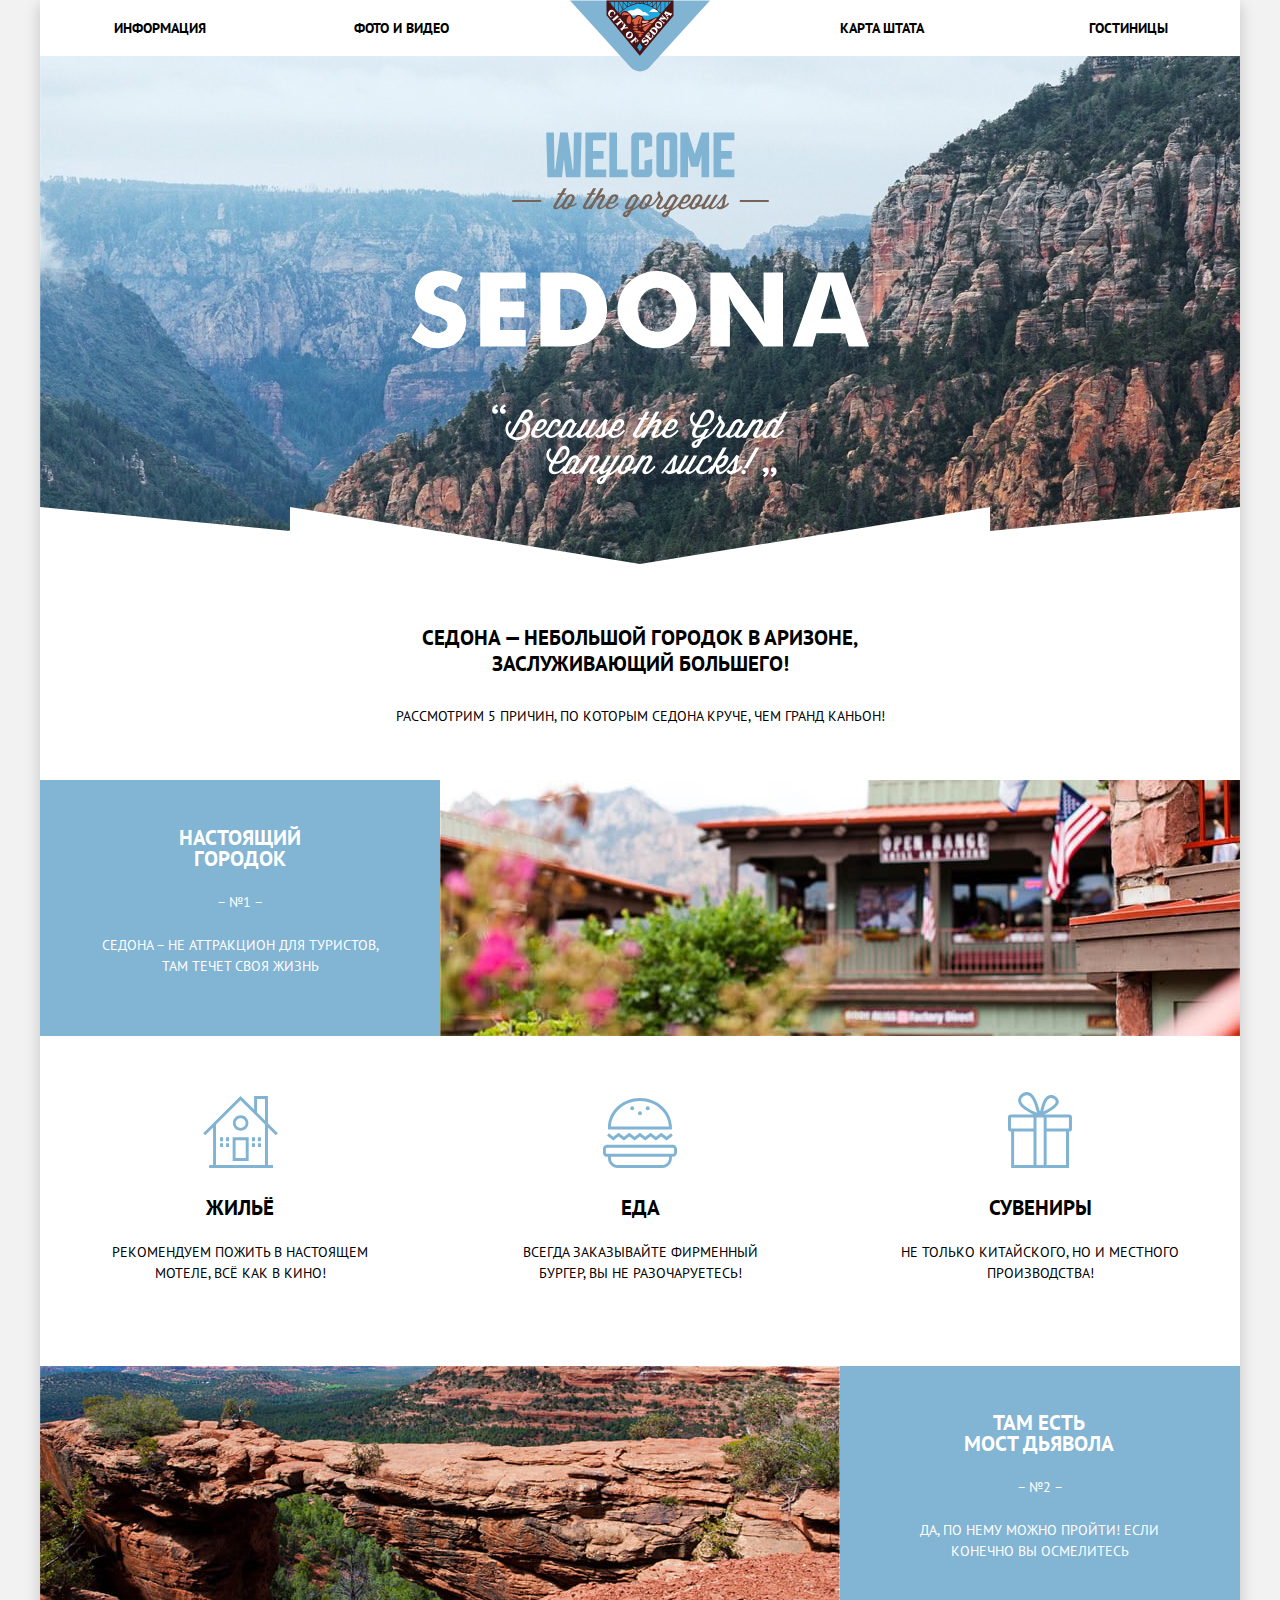
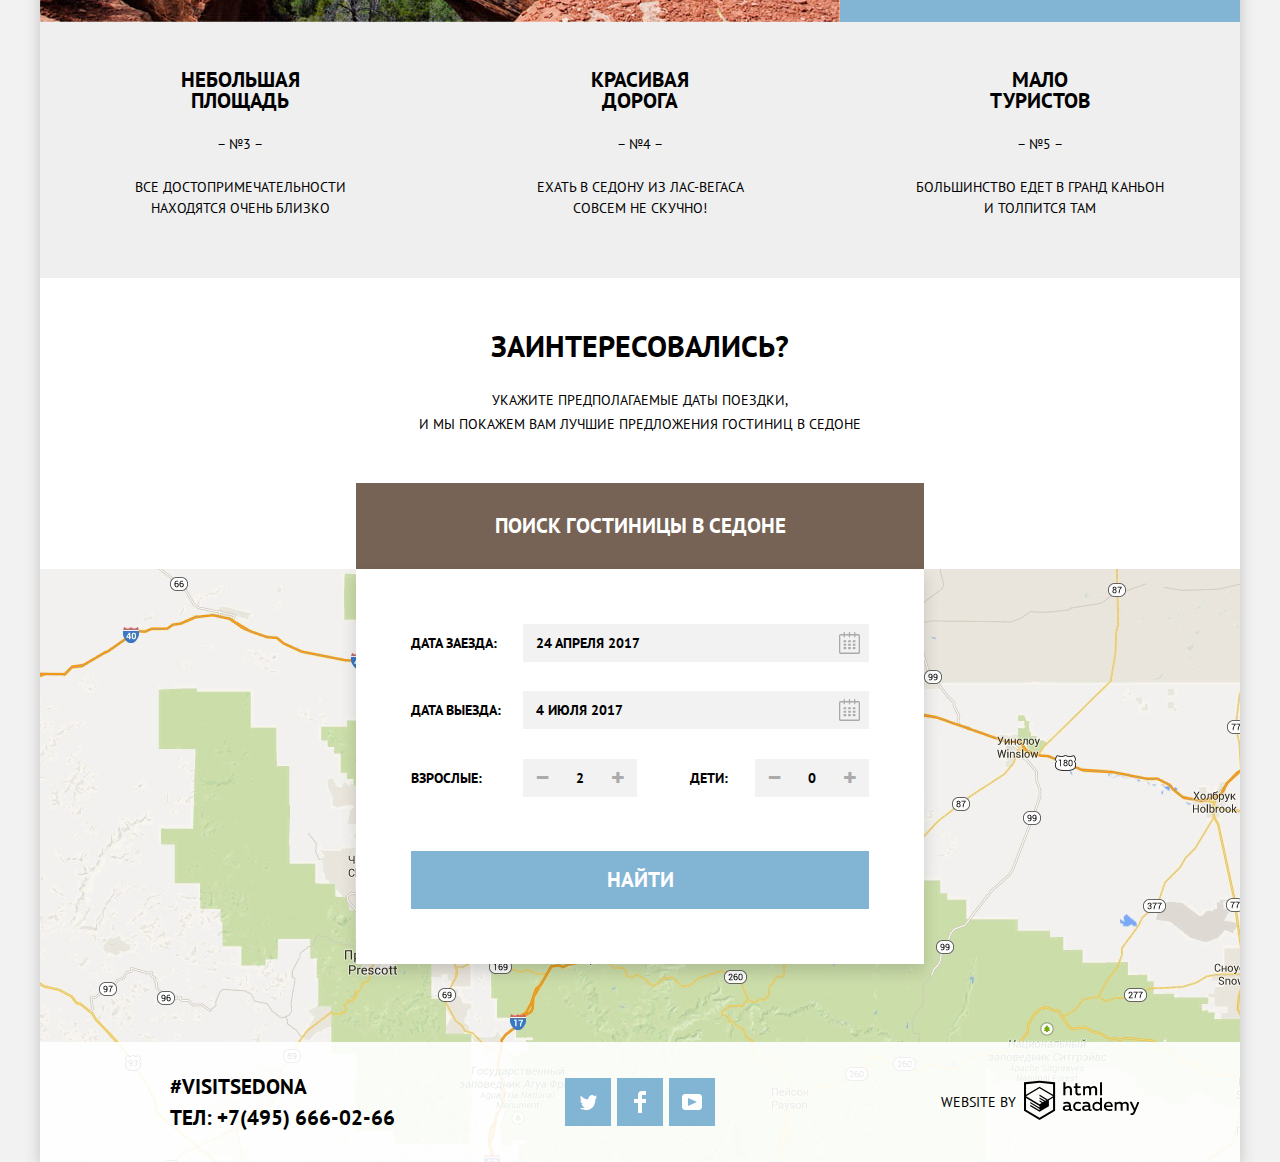
<file: index.html>
<!DOCTYPE html>
<html lang="ru">
	<head>
		<meta charset="utf-8">
		<title>HTML Academy: Седона</title>
		<link rel="stylesheet" href="css/normalize-min.css">
		<link rel="stylesheet" href="css/style-min.css">
	</head>
	<body>
		<div class="wrapper">
			<header class="main-header">
				<div class="nav-logo">
					<a class="logo-link" href="index.html">
						<img class="logo" src="img/logo.svg" width="140" height="72" alt="Логотип Седоны">
					</a>
				</div>
				<nav class="nav" aria-label="Навигация по сайту Седона">
					<div class="nav-item">
						<a class="nav-link" href="#">Информация</a>
					</div>
					<div class="nav-item">
						<a class="nav-link" href="#">Фото и видео</a>
					</div>
					<div class="nav-item">
						<a class="nav-link" href="#">Карта штата</a>
					</div>
					<div class="nav-item">
						<a class="nav-link" href="catalog.html">Гостиницы</a>
					</div>
				</nav>
			</header>
			
			<main class="main-container">
				<h1 class="visually-hidden">Седона</h1>
				<section class="welcome">
					<h2 class="visually-hidden">Добро пожаловать в Седону</h2>
					<img class="welcome-logo" src="img/welcome.svg" width="459" height="353" alt="Welcome to the gorgeous Sedona. 'Because the Grand Canyon sucks!'">
				</section>
				
				<section class="description">
					<h2 class="visually-hidden">Описание Седоны</h2>
					<div class="description-info">
						<div class="description-title">Седона — небольшой городок в Аризоне, заслуживающий большего!</div>
						<div class="description-text">Рассмотрим 5 причин, по которым Седона круче, чем гранд каньон!</div>
					</div>	
				</section>
				
				<section class="advantages">
					<h2 class="visually-hidden">Особенности Седоны</h2>
					<div class="advantages-item">
						<div class="advantages-info">
							<div class="advantages-title">Настоящий городок</div>
							<div class="advantages-text">– №1 –</div>
							<div class="advantages-text">Седона – не аттракцион для туристов, там течет своя жизнь</div>
						</div>
						<div class="advantages-img">
							<img src="img/feature-picture.jpg" width="800" height="256" alt="Изображение здания">
						</div>
					</div>
				</section>
				
				<section class="recommend">
					<h2 class="visually-hidden">Наши рекомендации</h2>
					<div class="recommend-item housing">
						<div class="recommend-title">Жильё</div>
						<div class="recommend-text">Рекомендуем пожить в настоящем мотеле, всё как в кино!</div>
					</div>
					
					<div class="recommend-item food">
						<div class="recommend-title">Еда</div>
						<div class="recommend-text">Всегда заказывайте фирменный бургер, вы не разочаруетесь!</div>
					</div>
					
					<div class="recommend-item souvenirs">
						<div class="recommend-title">Сувениры</div>
						<div class="recommend-text">Не только китайского, но и местного производства!</div>
					</div>
				</section>
				
				<section class="advantages">
					<h2 class="visually-hidden">Особенности Седоны</h2>
					<div class="advantages-item">
						<div class="advantages-img">
							<img src="img/layer-5.jpg" width="800" height="256" alt="Мост Дьявола">
						</div>
						<div class="advantages-info">
							<div class="advantages-title">Там есть<br> мост дьявола</div>
							<div class="advantages-text">– №2 –</div>
							<div class="advantages-text">Да, по нему можно пройти! Если конечно вы осмелитесь</div>
						</div>
					</div>
				</section>
				
				<section class="advantages-gray">
					<h2 class="visually-hidden">Особенности Седоны</h2>
					<div class="advantages-item-gray">
						<div class="advantages-title">Небольшая площадь</div>
						<div class="advantages-text">– №3 –</div>
						<div class="advantages-text">Все достопримечательности находятся очень близко</div>
					</div>

					<div class="advantages-item-gray">
						<div class="advantages-title">Красивая дорога</div>
						<div class="advantages-text">– №4 –</div>
						<div class="advantages-text">Ехать в Седону из Лас-Вегаса совсем не скучно!</div>
					</div>

					<div class="advantages-item-gray">
						<div class="advantages-title">Мало туристов</div>
						<div class="advantages-text">– №5 –</div>
						<div class="advantages-text">Большинство едет в Гранд Каньон и толпится там</div>
					</div>
				</section>
				
				<section class="search">
					<h2 class="visually-hidden">Поиск гостиницы</h2>
					<div class="search-info">
						<div class="search-title">Заинтересовались?</div>
						<div class="search-text">Укажите предполагаемые даты поездки,<br> и мы покажем вам лучшие предложения гостиниц в седоне</div>
						<button class="search-btn" type="button">Поиск гостиницы в Седоне</button>
					</div>
				</section>
				
				<section class="map">
					<h2 class="visually-hidden">Карта</h2>
					<div class="map-img">
            <iframe src="https://www.google.com/maps/embed?pb=!1m18!1m12!1m3!1d498279.7938041851!2d-111.95799718510416!3d34.870026591532834!2m3!1f0!2f0!3f0!3m2!1i1024!2i768!4f13.1!3m3!1m2!1s0x872da132f942b00d%3A0x5548c523fa6c8efd!2z0KHQtdC00L7QvdCwLCDQkNGA0LjQt9C-0L3QsCA4NjMzNiwg0KHQqNCQ!5e0!3m2!1sru!2sru!4v1582578526779!5m2!1sru!2sru" width="1200" height="473" allowfullscreen=""></iframe>
					</div>
				</section>
				
				<section class="form" id="modal">
					<h2 class="visually-hidden">Форма поиска гостиницы</h2>
					<form action="#" method="post">
						<div class="form-wrap">
							<div class="form-item">
								<label class="form-title" for="datepicker-1">Дата заезда:</label>
								<div class="form-input-wrap">
									<input class="form-input" type="text" name="arrival" id="datepicker-1" value="24 апреля 2017">
									<svg class="form-calendar-svg" xmlns="http://www.w3.org/2000/svg" width="21" height="22" viewBox="0 0 21 22" aria-label="Календарь">
										<path fill="#AAAAAA" d="M19.251 2.025h-2.845V.648c0-.381-.294-.689-.656-.689-.363 0-.656.308-.656.689v1.377h-3.938V.648c0-.381-.294-.689-.655-.689-.363 0-.657.308-.657.689v1.377H5.906V.648c0-.381-.294-.689-.656-.689-.363 0-.657.308-.657.689v1.377H1.75C.784 2.025 0 2.847 0 3.862v16.302C0 21.179.784 22 1.75 22h17.501c.966 0 1.749-.821 1.749-1.836V3.862c0-1.015-.783-1.837-1.749-1.837zm.437 18.139a.448.448 0 0 1-.437.459H1.75a.45.45 0 0 1-.438-.459V3.862a.45.45 0 0 1 .438-.459h2.844v1.378c0 .381.294.689.657.689.362 0 .656-.308.656-.689V3.403h3.938v1.378c0 .381.294.689.657.689.361 0 .655-.308.655-.689V3.403h3.938v1.378c0 .381.293.689.656.689.362 0 .656-.308.656-.689V3.403h2.845c.241 0 .437.206.437.459v16.302z"/>
										<path fill="#AAAAAA" d="M4.594 8.225h2.625v2.066H4.594zM4.594 11.668h2.625v2.067H4.594zM4.594 15.112h2.625v2.066H4.594zM9.188 15.112h2.625v2.066H9.188zM9.188 11.668h2.625v2.067H9.188zM9.188 8.225h2.625v2.066H9.188zM13.781 15.112h2.625v2.066h-2.625zM13.781 11.668h2.625v2.067h-2.625zM13.781 8.225h2.625v2.066h-2.625z"/>
									</svg>
								</div>
							</div>
							
							<div class="form-item">
								<label class="form-title" for="datepicker-2">Дата выезда:</label>
								<div class="form-input-wrap">
									<input class="form-input" type="text" name="departure" id="datepicker-2" value="4 июля 2017">
									<svg class="form-calendar-svg" xmlns="http://www.w3.org/2000/svg" width="21" height="22" viewBox="0 0 21 22" aria-label="Календарь">
										<path fill="#AAAAAA" d="M19.251 2.025h-2.845V.648c0-.381-.294-.689-.656-.689-.363 0-.656.308-.656.689v1.377h-3.938V.648c0-.381-.294-.689-.655-.689-.363 0-.657.308-.657.689v1.377H5.906V.648c0-.381-.294-.689-.656-.689-.363 0-.657.308-.657.689v1.377H1.75C.784 2.025 0 2.847 0 3.862v16.302C0 21.179.784 22 1.75 22h17.501c.966 0 1.749-.821 1.749-1.836V3.862c0-1.015-.783-1.837-1.749-1.837zm.437 18.139a.448.448 0 0 1-.437.459H1.75a.45.45 0 0 1-.438-.459V3.862a.45.45 0 0 1 .438-.459h2.844v1.378c0 .381.294.689.657.689.362 0 .656-.308.656-.689V3.403h3.938v1.378c0 .381.294.689.657.689.361 0 .655-.308.655-.689V3.403h3.938v1.378c0 .381.293.689.656.689.362 0 .656-.308.656-.689V3.403h2.845c.241 0 .437.206.437.459v16.302z"/>
										<path fill="#AAAAAA" d="M4.594 8.225h2.625v2.066H4.594zM4.594 11.668h2.625v2.067H4.594zM4.594 15.112h2.625v2.066H4.594zM9.188 15.112h2.625v2.066H9.188zM9.188 11.668h2.625v2.067H9.188zM9.188 8.225h2.625v2.066H9.188zM13.781 15.112h2.625v2.066h-2.625zM13.781 11.668h2.625v2.067h-2.625zM13.781 8.225h2.625v2.066h-2.625z"/>
									</svg>								
								</div>
							</div>
							
							<div class="form-item">
								<label class="form-title" for="adult">Взрослые:</label>
								<div class="form-wrap-short">
                  <button class="quantity-adult-minus" type="button"> – </button>
									<input class="form-input-short quantity-num-adult" type="number" name="adult" id="adult" value="2">
                  <button class="quantity-adult-plus" type="button"> + </button>
								</div>
								<label class="form-title-last" for="children">Дети:</label>
								<div class="form-wrap-short">
									<button class="quantity-child-minus" type="button"> – </button>
									<input class="form-input-short quantity-num-child" type="number" name="children" id="children" value="0">
									<button class="quantity-child-plus" type="button"> + </button>
								</div>
							</div>
							
							<div class="form-item">
								<button class="form-submit" type="submit">Найти</button>
							</div>
						</div>	
					</form>
				</section>
			</main>
			
			<footer class="footer main-footer">
				<div class="footer-wrap">
					<div class="footer-back"></div>
					<div class="footer-contacts">
						<p class="footer-text">
						#visitSEDONA</p>
						<p class="footer-text">
						тел: <a class="footer-tel" href="tel:+74956660266">+7(495) 666-02-66</a></p>
					</div>
					<div class="footer-social">
						<a class="footer-social-link twitter" href="#">
							<p class="visually-hidden">Twitter</p>
						</a>
						<a class="footer-social-link facebook" href="#">
							<p class="visually-hidden">Facebook</p>
						</a>
						<a class="footer-social-link youtube" href="#">
							<p class="visually-hidden">Youtube</p>
						</a>
					</div>
					<div class="footer-copyright">
						<div class="footer-copyright-text">Website by</div>
						<a class="footer-copyright-link" href="https://htmlacademy.ru/intensive/htmlcss">
							<p class="visually-hidden">HTML Academy</p>
							<svg class="footer-copyright-svg" xmlns="http://www.w3.org/2000/svg" data-name="Layer 1" width="115" height="41" viewBox="0 0 113 39">
								<path fill="#000000" d="M46.84 28.22a2.07 2.07 0 0 0 .58-.11v1.4a3.41 3.41 0 0 1-1.24.22 1.75 1.75 0 0 1-1.75-1 5.08 5.08 0 0 1-3.3 1.13c-1.59 0-3.06-.87-3.06-2.68 0-2.24 2.08-2.93 3.9-2.93a11.63 11.63 0 0 1 2.28.26v-.31c0-1.09-.8-1.86-2.3-1.86a7.79 7.79 0 0 0-3.15.67v-1.79a10.72 10.72 0 0 1 3.35-.58c2.48 0 4 1.18 4 3.83v3.14a.57.57 0 0 0 .69.61zm-6.76-1.19a1.42 1.42 0 0 0 1.64 1.29 3.56 3.56 0 0 0 2.53-1v-1.51a10.21 10.21 0 0 0-1.9-.22c-1.1.01-2.27.35-2.27 1.45zM53.06 20.62a5.29 5.29 0 0 1 2.7.67v1.79a4.28 4.28 0 0 0-2.42-.73 2.89 2.89 0 1 0 0 5.76 5.26 5.26 0 0 0 2.55-.67v1.8a6.58 6.58 0 0 1-2.9.6 4.42 4.42 0 0 1-4.72-4.54 4.54 4.54 0 0 1 4.79-4.68zM65.84 28.22a2.07 2.07 0 0 0 .58-.11v1.4a3.41 3.41 0 0 1-1.24.22 1.75 1.75 0 0 1-1.75-1 5.08 5.08 0 0 1-3.3 1.13c-1.59 0-3.06-.87-3.06-2.68 0-2.24 2.08-2.93 3.9-2.93a11.63 11.63 0 0 1 2.28.26v-.31c0-1.09-.8-1.86-2.3-1.86a7.79 7.79 0 0 0-3.15.67v-1.79a10.72 10.72 0 0 1 3.35-.58c2.48 0 4 1.18 4 3.83v3.14a.57.57 0 0 0 .69.61zm-6.76-1.19a1.42 1.42 0 0 0 1.64 1.29 3.56 3.56 0 0 0 2.53-1v-1.51a10.21 10.21 0 0 0-1.9-.22c-1.11.01-2.27.35-2.27 1.45zM76.67 16.85v12.76h-1.76v-1.39a4.07 4.07 0 0 1-3.35 1.62 4.62 4.62 0 0 1 0-9.22 4 4 0 0 1 3.15 1.37v-5.14h2zm-4.76 5.48a2.9 2.9 0 0 0 0 5.8 3 3 0 0 0 2.79-1.84v-2.13a3.06 3.06 0 0 0-2.79-1.83zM82.99 20.62c3.48 0 4.68 2.81 4.12 5.34h-6.58c.22 1.57 1.75 2.22 3.35 2.22a6.41 6.41 0 0 0 2.77-.62v1.68a7.5 7.5 0 0 1-3.14.6c-2.68 0-5-1.53-5-4.61a4.39 4.39 0 0 1 4.48-4.61zm.09 1.62a2.39 2.39 0 0 0-2.57 2.26h4.85a2.06 2.06 0 0 0-2.28-2.26zM89.1 29.61v-8.75h1.73v1.09a4 4 0 0 1 2.92-1.33 3 3 0 0 1 2.73 1.4 4.33 4.33 0 0 1 3.06-1.4 3.21 3.21 0 0 1 3.32 3.52v5.47h-2V24.2a1.67 1.67 0 0 0-1.73-1.84 2.94 2.94 0 0 0-2.17 1.18V29.61h-2V24.2a1.67 1.67 0 0 0-1.73-1.84 3.11 3.11 0 0 0-2.32 1.35v5.91h-2zM111.47 20.86h2l-4.1 9.93c-.95 2.28-2.19 3-3.52 3a5 5 0 0 1-1.15-.15v-1.66a3 3 0 0 0 .89.13c.95 0 1.66-.67 2.17-2l.18-.44-4.16-8.82h2.13l3 6.6zM40.66 1.53v5a4 4 0 0 1 2.83-1.2A3.41 3.41 0 0 1 47.1 8.9v5.41h-2V9.15a1.9 1.9 0 0 0-2-2.1 3.08 3.08 0 0 0-2.44 1.46v5.8h-2V1.53h2zM52.43 2.42v3.12h3.17v1.71h-3.17v4c0 1.15.53 1.53 1.66 1.53a4.71 4.71 0 0 0 1.77-.35v1.68a7.14 7.14 0 0 1-2.35.38 2.68 2.68 0 0 1-3-2.88V7.23h-1.6V5.52h1.57V2.88zM58.1 14.29V5.54h1.73v1.09a4 4 0 0 1 2.92-1.33 3 3 0 0 1 2.73 1.4 4.33 4.33 0 0 1 3.06-1.4 3.21 3.21 0 0 1 3.32 3.52v5.47h-2V8.88a1.67 1.67 0 0 0-1.73-1.84 2.94 2.94 0 0 0-2.17 1.18V14.29h-2V8.88a1.67 1.67 0 0 0-1.73-1.84 3.11 3.11 0 0 0-2.32 1.35v5.91h-2zM74.72 1.52h1.95v12.76h-1.95zM15.44.02h-.16L0 1.62v28l15.28 9.09 15.28-9.09v-28zm13.12 28.45l-13.28 7.9L2 28.47V16.99l13.22 7.87v1.43l-9.07-5.4v1.38l9.11 5.47v1.46l-9.1-5.42v1.38l9.11 5.47 9.19-5.5V19.22l4.1-2.45v11.67zm0-13.16l-3.65 2.14-1.68 1-8-4.76v1.38l6.84 4.07h-.06l-.15.09-1 .57-5.64-3.36v1.38l4.45 2.65-1.05.7-3.36-2v1.38l2.21 1.3-2.25 1.35-13.16-7.82 13.17-7.92zm0-1.39L15.21 6.05l-13.2 7.86V3.41l13.28-1.39 13.28 1.39v10.51z"/>
							</svg>
						</a>
					</div>
				</div>
			</footer>
		</div>
    
		<script src="js/popup-min.js"></script>

  </body>
</html>
</file>
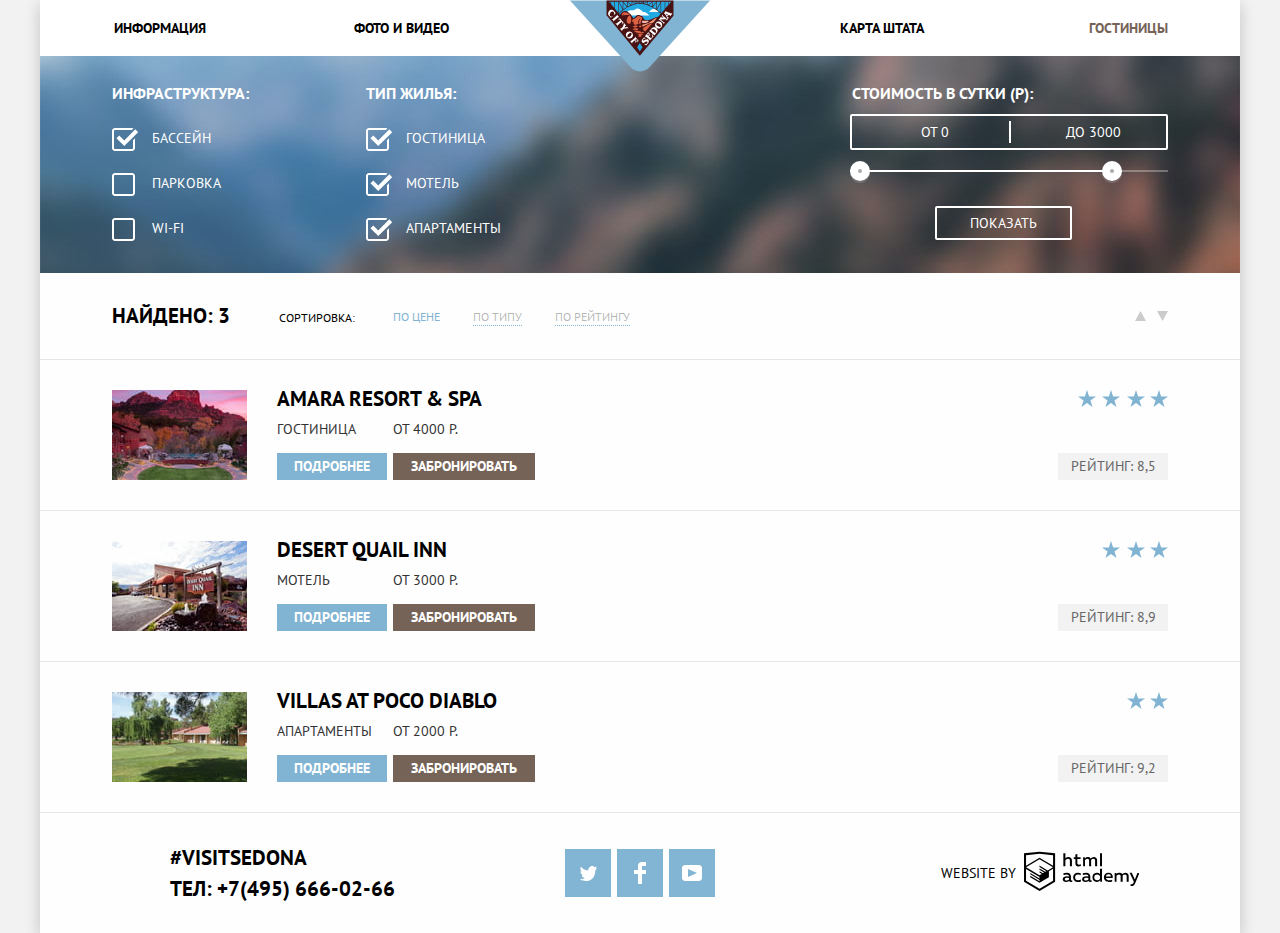
<file: catalog.html>
<!DOCTYPE html>
<html lang="ru">
	<head>
		<meta charset="utf-8">
		<title>HTML Academy: Седона - Гостиницы</title>
		<link rel="stylesheet" href="css/normalize-min.css">
		<link rel="stylesheet" href="css/style-min.css">
	</head>
	<body>
		<div class="wrapper">
			<header class="header">
				<div class="nav-logo">
					<a class="logo-link" href="index.html">
						<img class="logo" src="img/logo.svg" width="140" height="72" alt="Логотип Седоны">
					</a>
				</div>
				<nav class="nav" aria-label="Навигация по сайту Седона">
					<div class="nav-item">
						<a class="nav-link" href="#">Информация</a>
					</div>
					<div class="nav-item">
						<a class="nav-link" href="#">Фото и видео</a>
					</div>
					<div class="nav-item">
						<a class="nav-link" href="#">Карта штата</a>
					</div>
					<div class="nav-item">
						<a class="nav-link current-state">Гостиницы</a>
					</div>
				</nav>
			</header>
    
			<main class="container">
				<h1 class="visually-hidden">Гостиницы</h1>
				
				<section class="filtres">
					<h2 class="visually-hidden">Фильтр гостиниц</h2>
					<form class="filtres-form">
						<div class="filtres-item">
							<div class="filtres-title">Инфраструктура:</div>
							<div class="filtres-item-checkbox">
								<input class="filtres-input visually-hidden" type="checkbox" name="infrastructure" id="swimming" value="1" checked>
								<label class="checkbox-label" for="swimming">Бассейн</label>
							</div>
							<div class="filtres-item-checkbox">
								<input class="filtres-input visually-hidden" type="checkbox" name="infrastructure" id="parking" value="2">
								<label class="checkbox-label" for="parking">Парковка</label>
							</div>
							<div class="filtres-item-checkbox">
								<input class="filtres-input visually-hidden" type="checkbox" name="infrastructure" id="wifi" value="3">
								<label class="checkbox-label" for="wifi">Wi-Fi</label>
							</div>
						</div>
						<div class="filtres-item">
							<div class="filtres-title">Тип жилья:</div>
							<div class="filtres-item-checkbox">
								<input class="filtres-input visually-hidden" type="checkbox" name="housing" id="hotel" value="1" checked>
								<label class="checkbox-label" for="hotel">Гостиница</label>
							</div>
							<div class="filtres-item-checkbox">
								<input class="filtres-input visually-hidden" type="checkbox" name="housing" id="motel" value="2" checked>
								<label class="checkbox-label" for="motel">Мотель</label>
							</div>
							<div class="filtres-item-checkbox">
								<input class="filtres-input visually-hidden" type="checkbox" name="housing" id="apartments" value="3" checked>
								<label class="checkbox-label" for="apartments">Апартаменты</label>
							</div>
						</div>
						<div class="filtres-price">
							<div class="filtres-title ">Стоимость в сутки (Р):</div>
							<div class="filtres-price-range">
								<div class="filtres-price-min">
                  <label class="range-label" for="amount-min"></label>
                  <input class="range-min" type="text" name="range-min" id="amount-min" value="От 0" readonly>
                </div>
								<div class="filtres-price-sep"></div>
								<div class="filtres-price-max">
                  <label class="range-label" for="amount-max"></label>
                  <input class="range-max" type="text" name="range-max" id="amount-max" value="До 3000" readonly>
                </div>
							</div>
							<div class="filtres-price-slider">
                <div class="slider-range" id="slider-range">
									<div class="slider-range-inside"></div>
									<span class="slider-range-min"></span>
									<span class="slider-range-max"></span>
								</div>
							</div>
							<div class="filtres-submit">
								<button class="filtres-submit-btn" type="submit">Показать</button>
							</div>
						</div>
					</form>
				</section> 
				
				<section class="hotels-found">
					<h2 class="visually-hidden">Найденные гостиницы</h2>
					<div class="sorting">
						<div class="sorting-wrap">
							<div class="sorting-found">Найдено: 3</div>
							<div class="sorting-text">Сортировка:</div>
							<a class="sorting-select current-sorting" href="#">По цене</a>
							<a class="sorting-select" href="#">По типу</a>
							<a class="sorting-select" href="#">По рейтингу</a>
							<div class="sorting-switch">
								<a class="sorting-switch-btn" href="#" aria-label="Показать список выше">
									<svg class="sorting-svg" xmlns="http://www.w3.org/2000/svg" width="11" height="10" viewBox="0 0 11 10">
										<path fill="#CBCBCB" d="M5.5 0L0 10h11z"/>
									</svg>
								</a>
								<a class="sorting-switch-btn" href="#" aria-label="Показать список ниже">
									<svg class="sorting-svg" xmlns="http://www.w3.org/2000/svg" width="11" height="10" viewBox="0 0 11 10">
										<path fill="#CBCBCB" d="M5.5 10L0 0h11"/>
									</svg>
								</a>
							</div>	
						</div>
					</div>
					<div class="hotels-wrap">
						<div class="hotel-item">
							<div class="hotel-img">
								<img src="img/hotel-picture-1.jpg" width="135" height="90" alt="Amara Resort & Spa">
							</div>
							<div class="hotel-info">
								<a class="hotel-title" href="#">Amara Resort &amp; Spa</a>
								<div class="hotel-type">Гостиница</div>
								<div class="hotel-price">От 4000 Р.</div>
								<a class="hotel-link" href="#" aria-label="Amara Resort & Spa">
									Подробнее
								</a>
								<button class="hotel-booking" type="button">Забронировать</button>
							</div>
							<div class="hotel-rating">
								<div class="hotel-rating-text">Рейтинг: 8,5</div>
							</div>
						</div>
						<div class="hotel-item">
							<div class="hotel-img">
								<img src="img/hotel-picture-2.jpg" width="135" height="90" alt="Desert Quail Inn">
							</div>
							<div class="hotel-info">
								<a class="hotel-title" href="#">Desert Quail Inn</a>
								<div class="hotel-type">Мотель</div>
								<div class="hotel-price">От 3000 Р.</div>
								<a class="hotel-link" href="#" aria-label="Desert Quail Inn">
									Подробнее
								</a>
								<button class="hotel-booking" type="button">Забронировать</button>
							</div>
							<div class="hotel-rating">
								<div class="hotel-rating-text">Рейтинг: 8,9</div>
							</div>
						</div>
						<div class="hotel-item">
							<div class="hotel-img">
								<img src="img/hotel-picture-3.jpg" width="135" height="90" alt="Villas at Poco Diablo">
							</div>
							<div class="hotel-info">
								<a class="hotel-title" href="#">Villas at Poco Diablo</a>
								<div class="hotel-type">Апартаменты</div>
								<div class="hotel-price">От 2000 Р.</div>
								<a class="hotel-link" href="#" aria-label="Villas at Poco Diablo">
									Подробнее
								</a>
								<button class="hotel-booking" type="button">Забронировать</button>
							</div>
							<div class="hotel-rating">
								<div class="hotel-rating-text">Рейтинг: 9,2</div>
							</div>
						</div>	
					</div>
				</section>
			</main>
    
			<footer class="footer">
				<div class="footer-wrap">
					<div class="footer-back"></div>
					<div class="footer-contacts">
						<p class="footer-text">
						#visitSEDONA</p>
						<p class="footer-text">
						тел: <a class="footer-tel" href="tel:+74956660266">+7(495) 666-02-66</a></p>
					</div>
					<div class="footer-social">
						<a class="footer-social-link twitter" href="#">
							<p class="visually-hidden">Twitter</p>
						</a>
						<a class="footer-social-link facebook" href="#">
							<p class="visually-hidden">Facebook</p>
						</a>
						<a class="footer-social-link youtube" href="#">
							<p class="visually-hidden">Youtube</p>
						</a>
					</div>
					<div class="footer-copyright">
						<div class="footer-copyright-text">Website by</div>
						<a class="footer-copyright-link" href="https://htmlacademy.ru/intensive/htmlcss">
							<p class="visually-hidden">HTML Academy</p>
							<svg class="footer-copyright-svg" xmlns="http://www.w3.org/2000/svg" data-name="Layer 1" width="115" height="41" viewBox="0 0 113 39">
								<path fill="#000000" d="M46.84 28.22a2.07 2.07 0 0 0 .58-.11v1.4a3.41 3.41 0 0 1-1.24.22 1.75 1.75 0 0 1-1.75-1 5.08 5.08 0 0 1-3.3 1.13c-1.59 0-3.06-.87-3.06-2.68 0-2.24 2.08-2.93 3.9-2.93a11.63 11.63 0 0 1 2.28.26v-.31c0-1.09-.8-1.86-2.3-1.86a7.79 7.79 0 0 0-3.15.67v-1.79a10.72 10.72 0 0 1 3.35-.58c2.48 0 4 1.18 4 3.83v3.14a.57.57 0 0 0 .69.61zm-6.76-1.19a1.42 1.42 0 0 0 1.64 1.29 3.56 3.56 0 0 0 2.53-1v-1.51a10.21 10.21 0 0 0-1.9-.22c-1.1.01-2.27.35-2.27 1.45zM53.06 20.62a5.29 5.29 0 0 1 2.7.67v1.79a4.28 4.28 0 0 0-2.42-.73 2.89 2.89 0 1 0 0 5.76 5.26 5.26 0 0 0 2.55-.67v1.8a6.58 6.58 0 0 1-2.9.6 4.42 4.42 0 0 1-4.72-4.54 4.54 4.54 0 0 1 4.79-4.68zM65.84 28.22a2.07 2.07 0 0 0 .58-.11v1.4a3.41 3.41 0 0 1-1.24.22 1.75 1.75 0 0 1-1.75-1 5.08 5.08 0 0 1-3.3 1.13c-1.59 0-3.06-.87-3.06-2.68 0-2.24 2.08-2.93 3.9-2.93a11.63 11.63 0 0 1 2.28.26v-.31c0-1.09-.8-1.86-2.3-1.86a7.79 7.79 0 0 0-3.15.67v-1.79a10.72 10.72 0 0 1 3.35-.58c2.48 0 4 1.18 4 3.83v3.14a.57.57 0 0 0 .69.61zm-6.76-1.19a1.42 1.42 0 0 0 1.64 1.29 3.56 3.56 0 0 0 2.53-1v-1.51a10.21 10.21 0 0 0-1.9-.22c-1.11.01-2.27.35-2.27 1.45zM76.67 16.85v12.76h-1.76v-1.39a4.07 4.07 0 0 1-3.35 1.62 4.62 4.62 0 0 1 0-9.22 4 4 0 0 1 3.15 1.37v-5.14h2zm-4.76 5.48a2.9 2.9 0 0 0 0 5.8 3 3 0 0 0 2.79-1.84v-2.13a3.06 3.06 0 0 0-2.79-1.83zM82.99 20.62c3.48 0 4.68 2.81 4.12 5.34h-6.58c.22 1.57 1.75 2.22 3.35 2.22a6.41 6.41 0 0 0 2.77-.62v1.68a7.5 7.5 0 0 1-3.14.6c-2.68 0-5-1.53-5-4.61a4.39 4.39 0 0 1 4.48-4.61zm.09 1.62a2.39 2.39 0 0 0-2.57 2.26h4.85a2.06 2.06 0 0 0-2.28-2.26zM89.1 29.61v-8.75h1.73v1.09a4 4 0 0 1 2.92-1.33 3 3 0 0 1 2.73 1.4 4.33 4.33 0 0 1 3.06-1.4 3.21 3.21 0 0 1 3.32 3.52v5.47h-2V24.2a1.67 1.67 0 0 0-1.73-1.84 2.94 2.94 0 0 0-2.17 1.18V29.61h-2V24.2a1.67 1.67 0 0 0-1.73-1.84 3.11 3.11 0 0 0-2.32 1.35v5.91h-2zM111.47 20.86h2l-4.1 9.93c-.95 2.28-2.19 3-3.52 3a5 5 0 0 1-1.15-.15v-1.66a3 3 0 0 0 .89.13c.95 0 1.66-.67 2.17-2l.18-.44-4.16-8.82h2.13l3 6.6zM40.66 1.53v5a4 4 0 0 1 2.83-1.2A3.41 3.41 0 0 1 47.1 8.9v5.41h-2V9.15a1.9 1.9 0 0 0-2-2.1 3.08 3.08 0 0 0-2.44 1.46v5.8h-2V1.53h2zM52.43 2.42v3.12h3.17v1.71h-3.17v4c0 1.15.53 1.53 1.66 1.53a4.71 4.71 0 0 0 1.77-.35v1.68a7.14 7.14 0 0 1-2.35.38 2.68 2.68 0 0 1-3-2.88V7.23h-1.6V5.52h1.57V2.88zM58.1 14.29V5.54h1.73v1.09a4 4 0 0 1 2.92-1.33 3 3 0 0 1 2.73 1.4 4.33 4.33 0 0 1 3.06-1.4 3.21 3.21 0 0 1 3.32 3.52v5.47h-2V8.88a1.67 1.67 0 0 0-1.73-1.84 2.94 2.94 0 0 0-2.17 1.18V14.29h-2V8.88a1.67 1.67 0 0 0-1.73-1.84 3.11 3.11 0 0 0-2.32 1.35v5.91h-2zM74.72 1.52h1.95v12.76h-1.95zM15.44.02h-.16L0 1.62v28l15.28 9.09 15.28-9.09v-28zm13.12 28.45l-13.28 7.9L2 28.47V16.99l13.22 7.87v1.43l-9.07-5.4v1.38l9.11 5.47v1.46l-9.1-5.42v1.38l9.11 5.47 9.19-5.5V19.22l4.1-2.45v11.67zm0-13.16l-3.65 2.14-1.68 1-8-4.76v1.38l6.84 4.07h-.06l-.15.09-1 .57-5.64-3.36v1.38l4.45 2.65-1.05.7-3.36-2v1.38l2.21 1.3-2.25 1.35-13.16-7.82 13.17-7.92zm0-1.39L15.21 6.05l-13.2 7.86V3.41l13.28-1.39 13.28 1.39v10.51z"/>
							</svg>
						</a>
					</div>
				</div>
			</footer>
		</div>
    
	</body>		
</html>
</file>
<file: css/style-min.css>
@font-face{font-family:"PT Sans";font-style:normal;font-weight:400;src:url(../fonts/pt-sans-v11-latin_cyrillic-regular.eot);src:local("PT Sans"),local(PTSans-Regular),url(../fonts/pt-sans-v11-latin_cyrillic-regular.eot?#iefix) format("embedded-opentype"),url(../fonts/pt-sans-v11-latin_cyrillic-regular.woff2) format("woff2"),url(../fonts/pt-sans-v11-latin_cyrillic-regular.woff) format("woff"),url(../fonts/pt-sans-v11-latin_cyrillic-regular.ttf) format("truetype"),url(../fonts/pt-sans-v11-latin_cyrillic-regular.svg#PTSans) format("svg")}@font-face{font-family:"PT Sans";font-style:normal;font-weight:700;src:url(../fonts/pt-sans-v11-latin_cyrillic-700.eot);src:local("PT Sans Bold"),local(PTSans-Bold),url(../fonts/pt-sans-v11-latin_cyrillic-700.eot?#iefix) format("embedded-opentype"),url(../fonts/pt-sans-v11-latin_cyrillic-700.woff2) format("woff2"),url(../fonts/pt-sans-v11-latin_cyrillic-700.woff) format("woff"),url(../fonts/pt-sans-v11-latin_cyrillic-700.ttf) format("truetype"),url(../fonts/pt-sans-v11-latin_cyrillic-700.svg#PTSans) format("svg")}body{margin:0;padding:0;font-family:"PT Sans","Arial",sans-serif;font-size:14px;text-transform:uppercase;background-color:#f2f2f2}a{text-decoration:none;color:#000}button{padding:0}.welcome,.advantages-img,.recommend-img,.map-img,.form-label,.footer-social-item,.hotel-img,.hotel-stars{line-height:0}.visually-hidden{position:absolute;clip:rect(0 0 0 0);width:1px;height:1px;margin:-1px}.wrapper{position:relative;margin-left:auto;margin-right:auto;width:1200px;box-shadow:0 5px 15px 0 rgba(0,1,1,0.2)}.main-header{position:relative;width:1200px;min-height:56px;font-weight:700}.header{position:relative;min-height:56px;width:1200px;font-weight:700}.nav{position:absolute;z-index:1;display:flex;width:1200px;background-color:#fff}.nav-item{display:flex;justify-content:center;align-items:center;width:239px;height:56px}.nav-item:nth-child(2){margin-right:auto}.nav-link{font-weight:700;line-height:26px}.nav-item:last-child .nav-link{margin-left:15px}.nav-item:nth-child(2) .nav-link{margin-left:5px}.current-state{color:#766357}.nav-link:hover{color:#81b3d2}.nav-link:active{color:rgba(0,0,0,0.3)}.nav-logo{position:absolute;z-index:2;left:50%;margin-left:-70px}.main-container{position:relative;width:1200px}.container{position:relative;width:1200px;background-color:#FEFEFE}.welcome{background-color:#82B4D3;background-image:url(../img/intro-mask.svg),url(../img/background-photo.jpg);background-position:bottom center,top center;background-repeat:no-repeat,no-repeat;text-align:center}.welcome-logo{margin-top:76px;margin-bottom:79px}.description{display:flex;box-sizing:border-box;min-height:216px;background-color:#fff;padding:61px 350px 56px}.description-info{display:flex;flex-direction:column;justify-content:space-between;width:100%;min-height:99px}.description-title{font-size:21px;font-weight:700;line-height:26px;text-align:center}.description-text{text-align:center;margin:0}.advantages-item{display:flex;min-height:256px;background-color:#82B4D3;color:#fff}.advantages-info{display:flex;flex-direction:column;justify-content:space-between;box-sizing:border-box;width:400px;min-height:256px;text-align:center;padding:47px 60px 59px}.advantages .advantages-img + .advantages-info{box-sizing:border-box;width:400px;min-height:256px;padding:46px 49px 60px 48px}.advantages-title{width:55%;align-self:center;font-size:21px;font-weight:700;line-height:21px}.advantages-text{line-height:21px}.advantages-gray{display:flex;flex-wrap:wrap;width:1200px;min-height:256px;text-align:center;color:#000;background-color:#EFEFEF}.advantages-item-gray{display:flex;flex-grow:1;flex-direction:column;justify-content:space-between;align-items:center;box-sizing:border-box;width:400px;min-height:256px;padding:47px 60px 59px}.advantages-item-gray .advantages-text{width:258px}.recommend{display:flex;flex-wrap:wrap;width:1200px;min-height:330px;text-align:center;background-color:#fff}.recommend-item{box-sizing:border-box;display:flex;flex-direction:column;justify-content:space-between;width:400px;min-height:330px;padding:161px 58px 82px}.housing{background-image:url(../img/icon-1.svg);background-position:center top 60px;background-repeat:no-repeat}.food{background-image:url(../img/icon-3.svg);background-position:center top 62px;background-repeat:no-repeat}.souvenirs{background-image:url(../img/icon-2.svg);background-position:center top 56px;background-repeat:no-repeat}.recommend-title{font-size:21px;line-height:21px;font-weight:700}.recommend-text{line-height:21px}.search{display:flex;box-sizing:border-box;min-height:291px;padding-top:51px;padding-left:316px;padding-right:316px;background-color:#fff}.search-info{display:flex;flex-direction:column;align-items:center;min-height:240px;text-align:center}.search-title{font-size:30px;font-weight:700;margin-bottom:24px}.search-text{line-height:24px}.search-btn{width:568px;height:86px;border:none;align-self:center;margin-top:auto;font-size:21px;font-weight:700;text-transform:uppercase;color:#fff;background-color:#776356}.search-btn:hover{background-color:#604D41}.search-btn:active{color:#938B86;background-color:#4F3C30}.map-img{height:593px;background-image:url(../img/map.jpg)}.map-img iframe{border:0}.footer{position:relative;width:1200px}.main-footer{position:absolute;bottom:0;z-index:2;width:1200px;height:120px}.footer-wrap{position:relative;display:flex;width:1200px;height:120px}.footer-back{position:absolute;z-index:3;top:0;left:0;bottom:0;width:100%;background-color:#fff;opacity:.9}.footer-social,.footer-copyright{z-index:4;display:flex;justify-content:center;align-items:center;width:400px}.footer-contacts{z-index:4;display:flex;flex-direction:column;justify-content:center;width:400px;align-items:flex-start}.footer-text{margin:0;margin-left:130px;padding:0;font-size:21px;font-weight:700;line-height:31px}.footer-social-link{position:relative;display:flex;justify-content:center;align-items:center;width:46px;height:48px;margin-right:6px;background-color:#82B4D3}.twitter::before{content:"";position:absolute;top:0;left:0;display:block;width:100%;height:100%;background-image:url(../img/twitter.svg)}.facebook::before{content:"";position:absolute;top:0;left:0;display:block;width:100%;height:100%;background-image:url(../img/fb-icon.svg)}.youtube::before{content:"";position:absolute;top:0;left:0;display:block;width:100%;height:100%;background-image:url(../img/youtube.svg)}.twitter:active:before,.facebook:active::before,.youtube:active::before{opacity:.3}.footer-social-link:last-child{margin-right:0}.footer-social-link:hover{background-color:#669FC1}.footer-social-link:active{background-color:#5397BE}.footer-social-link:focus{outline:2px solid #A6C7FF}.footer-copyright-text{margin-right:8px}.footer-copyright-svg:hover path{fill:#82B4D3}.footer-copyright-svg:active path{fill:#BEBCBD}.form{position:absolute;z-index:2;left:50%;margin-top:-593px;margin-left:-284px;font-weight:700;background-color:#fff;box-shadow:0 7px 15px 0 rgba(0,1,1,0.15)}@keyframes close{0%{transform:translateY(0px)}30%{transform:translateY(-10px)}40%{transform:translateY(30px)}99%{transform:translateY(593px);visibility:hidden}100%{transform:translateY(0px);visibility:hidden;opacity:0}}.form-none{animation-name:close;animation-fill-mode:forwards;animation-duration:.6s}@keyframes open{0%{opacity:0}15%{opacity:.15}30%{opacity:.3}45%{opacity:.55}60%{opacity:.7}80%{opacity:.85}100%{opacity:1}}.form-show{animation-name:open;animation-fill-mode:forwards;animation-duration:1s}.form-wrap{display:flex;flex-direction:column;justify-content:space-between;width:458px;min-height:285px;padding:55px}.form-item{display:flex;justify-content:space-between;align-items:center}.form-item:first-child{margin-bottom:29px}.form-item:nth-child(2){margin-bottom:30px}.form-item:last-child{margin-top:54px}.form-input-wrap{position:relative;display:flex;justify-content:space-between;align-items:center;width:346px;height:38px;background-color:#F2F2F2}.form-calendar-svg{position:absolute;z-index:3;right:9px;top:8px}.form-input{width:344px;font-weight:700;text-transform:uppercase;background-color:#F2F2F2;border:2px solid #F2F2F2;outline:none;padding:9px 37px 9px 11px}.form-wrap-short{position:relative;display:flex;justify-content:space-between;align-items:center;width:114px;height:38px;background-color:#F2F2F2}.form-input-short::-webkit-inner-spin-button,.form-input-short::-webkit-outer-spin-button{-webkit-appearance:none;-moz-appearance:none;appearance:none;margin:0}.form-input-short{-moz-appearance:textfield}.quantity-adult-minus,.quantity-child-minus{position:absolute;z-index:3;top:0;width:38px;height:34px;font-weight:700;font-size:26px;background-color:rgba(0,0,0,0);border:none;color:#AAA}.quantity-adult-plus,.quantity-child-plus{position:absolute;z-index:3;right:0;top:0;width:38px;height:36px;background-color:rgba(0,0,0,0);border:none;color:#AAA;font-weight:700;font-size:26px}.quantity-adult-minus:hover,.quantity-child-minus:hover,.quantity-adult-plus:hover,.quantity-child-plus:hover{color:#000}.quantity-adult-minus:active,.quantity-child-minus:active,.quantity-adult-plus:active,.quantity-child-plus:active{color:#82B4D3}.form-input-short{width:42px;font-weight:700;text-transform:uppercase;text-align:center;background-color:#F2F2F2;border:2px solid #F2F2F2;outline:none;padding:9px 34px}.form-wrap-short:first-child{margin-right:auto}.form-input:hover,.form-input-short:hover{background-color:#ECECEC;border:2px solid #ECECEC}.form-input-wrap:hover,.form-wrap-short:hover{background-color:#ECECEC}.form-input:focus,.form-input-short:focus{background-color:#fff;border:2px solid #E6E6E6}.form-submit{width:100%;height:58px;color:#fff;font-size:21px;text-transform:uppercase;font-weight:700;border:none;background-color:#82B4D3}.form-calendar-svg:hover path{fill:#000}.form-input:hover + .form-calendar-svg path{fill:#000}.form-calendar-svg:active path{fill:#82B4D3}.form-input:active + .form-calendar-svg path{fill:#82B4D3}.form-submit:hover{background-color:#669FC1}.form-submit:active{background-color:#5397BE;color:#95BAD3}.form-title{width:112px}.form-title-last{width:65px;padding-left:53px}.sorting{display:flex}.sorting-wrap{width:1200px;min-height:86px;padding-left:72px;padding-right:72px;display:flex;align-items:center;border-bottom:1px solid #E6E6E6}.sorting-found{margin-right:49px;font-size:21px;font-weight:700}.sorting-text{margin-right:38px;margin-top:3px;font-size:12px}.sorting-select{margin-top:4px;margin-right:33px;padding:0;padding-bottom:1px;font-size:12px;text-transform:uppercase;color:rgba(0,0,0,0.3);background:none;border:none;border-bottom:1px dotted #81b3d2}.current-sorting{color:#81b3d2;border-bottom:1px dotted rgba(0,0,0,0)}.sorting-select:hover{color:#81b3d2}.sorting-select:active{color:#000;border-bottom:1px dotted rgba(0,0,0,0)}.sorting-switch{margin-left:auto}.sorting-switch-btn{width:11px;margin-left:7px;background:none;border:none}.sorting-switch-btn:hover path{fill:#1E191A}.sorting-switch-btn:active path{fill:#82B4D3}.hotel-item{width:1056px;min-height:90px;display:flex;border-bottom:1px solid #E6E6E6;padding:30px 72px}.hotel-img{margin-right:30px}.hotel-rating{margin-left:auto}.hotel-info{display:flex;flex-wrap:wrap;align-content:space-between;width:258px;min-height:90px}.hotel-title{margin-bottom:-4px;font-size:21px;font-weight:700;line-height:18px}.hotel-title:hover{color:#81b3d2}.hotel-title:active{color:rgba(0,0,0,0.3)}.hotel-type{width:110px;margin-right:6px;color:#333;line-height:14px}.hotel-price{width:142px;color:#333;line-height:14px}.hotel-link{width:110px;height:27px;margin-right:6px;color:#fff;font-weight:700;line-height:27px;text-align:center;background-color:#81b3d2}.hotel-link:hover{background-color:#669ec0}.hotel-link:active{background-color:#5496bd;color:rgba(255,255,255,0.3)}.hotel-booking{width:142px;height:27px;text-align:center;vertical-align:middle;font-weight:700;text-transform:uppercase;color:#fff;background-color:#766357;border:none}.hotel-booking:hover{background-color:#604e43}.hotel-booking:active{background-color:#503e33;color:rgba(255,255,255,0.3)}.hotel-rating{display:flex;flex-direction:column;justify-content:flex-end}.hotel-rating-text{min-width:110px;line-height:27px;text-align:center;color:#666;background-color:#f2f2f2}.hotel-item:first-child .hotel-rating{background-image:url(../img/star.svg),url(../img/star.svg),url(../img/star.svg),url(../img/star.svg);background-position:top right,top right 23px,top right 48px,top right 72px;background-repeat:no-repeat,no-repeat,no-repeat,no-repeat}.hotel-item:nth-child(2) .hotel-rating{background-image:url(../img/star.svg),url(../img/star.svg),url(../img/star.svg);background-position:top right,top right 23px,top right 48px;background-repeat:no-repeat,no-repeat,no-repeat}.hotel-item:last-child .hotel-rating{background-image:url(../img/star.svg),url(../img/star.svg);background-position:top right,top right 23px;background-repeat:no-repeat,no-repeat}.star{margin-left:2px}.filtres{background-color:#434F53;background-image:url(../img/filter-background.jpg)}.filtres-form{box-sizing:border-box;min-height:217px;display:flex;justify-content:space-between;padding:29px 72px 31px}.filtres-item{display:flex;flex-direction:column;min-width:182px;margin-right:72px}.filtres-title{margin-bottom:27px;font-size:16px;line-height:16px;font-weight:700;color:#fff}.checkbox-label{color:#fff;line-height:21px}.filtres-input{opacity:0}.checkbox-label::before{content:"";display:inline-block;vertical-align:top;height:23px;width:23px;margin-right:17px;background-image:url(../img/checkbox-off.svg)}.filtres-input:checked + .checkbox-label::before{content:"";height:23px;width:27px;margin-right:13px;background-image:url(../img/checkbox-on.svg)}.filtres-input:focus + .checkbox-label::before,.filtres-input:focus:checked + .checkbox-label::before{outline:2px solid #A6C7FF}.filtres-input:disabled + .checkbox-label::before{content:"";height:23px;width:23px;margin-right:17px;background-image:url(../img/checkbox-off-disabled.svg)}.filtres-input:checked:disabled + .checkbox-label::before{content:"";height:23px;width:27px;margin-right:13px;background-image:url(../img/checkbox-on-disabled.svg)}.filtres-item-checkbox:not(:last-child){margin-bottom:22px}.filtres-price{width:318px;margin-left:auto;display:flex;flex-direction:column}.filtres-price .filtres-title{padding-left:2px;margin-bottom:13px}.filtres-price-range{display:flex;align-items:center;box-sizing:border-box;min-width:318px;min-height:36px;margin-bottom:20px;border:2px solid #fff;border-radius:2px}.filtres-price-min{min-width:157px;text-align:center;color:#fff}.filtres-price-max{min-width:155px;text-align:center;color:#fff}.filtres-price-sep{width:2px;height:22px;background-color:#fff}.filtres-submit{margin-top:auto}.filtres-submit-btn{width:137px;margin-left:85px;margin-bottom:2px;border:2px solid #fff;border-radius:2px;background-color:rgba(0,0,0,0);text-transform:uppercase;color:#fff;line-height:30px}.filtres-submit-btn:hover{background-color:#fff;color:#000}.filtres-price-slider{position:relative;min-width:318px;height:2px;background-color:rgba(255,255,255,0.3)}.slider-range-inside{width:260px;height:2px;background-color:#fff}.slider-range-min{position:absolute;z-index:2;top:-9px;height:22px;width:20px;background-image:url(../img/filter-button.svg)}.slider-range-max{position:absolute;z-index:2;left:252px;top:-9px;height:22px;width:20px;background-image:url(../img/filter-button.svg)}.slider-range-min:hover{position:absolute;z-index:2;cursor:pointer;top:-10px;height:24px;width:22px;background-image:url(../img/filter-button-hover.svg)}.slider-range-max:hover{position:absolute;z-index:2;cursor:pointer;left:251px;top:-10px;height:24px;width:22px;background-image:url(../img/filter-button-hover.svg)}.range-min,.range-max{border:none;background-color:rgba(0,0,0,0);color:#fff;text-align:center;text-transform:uppercase}
</file>
